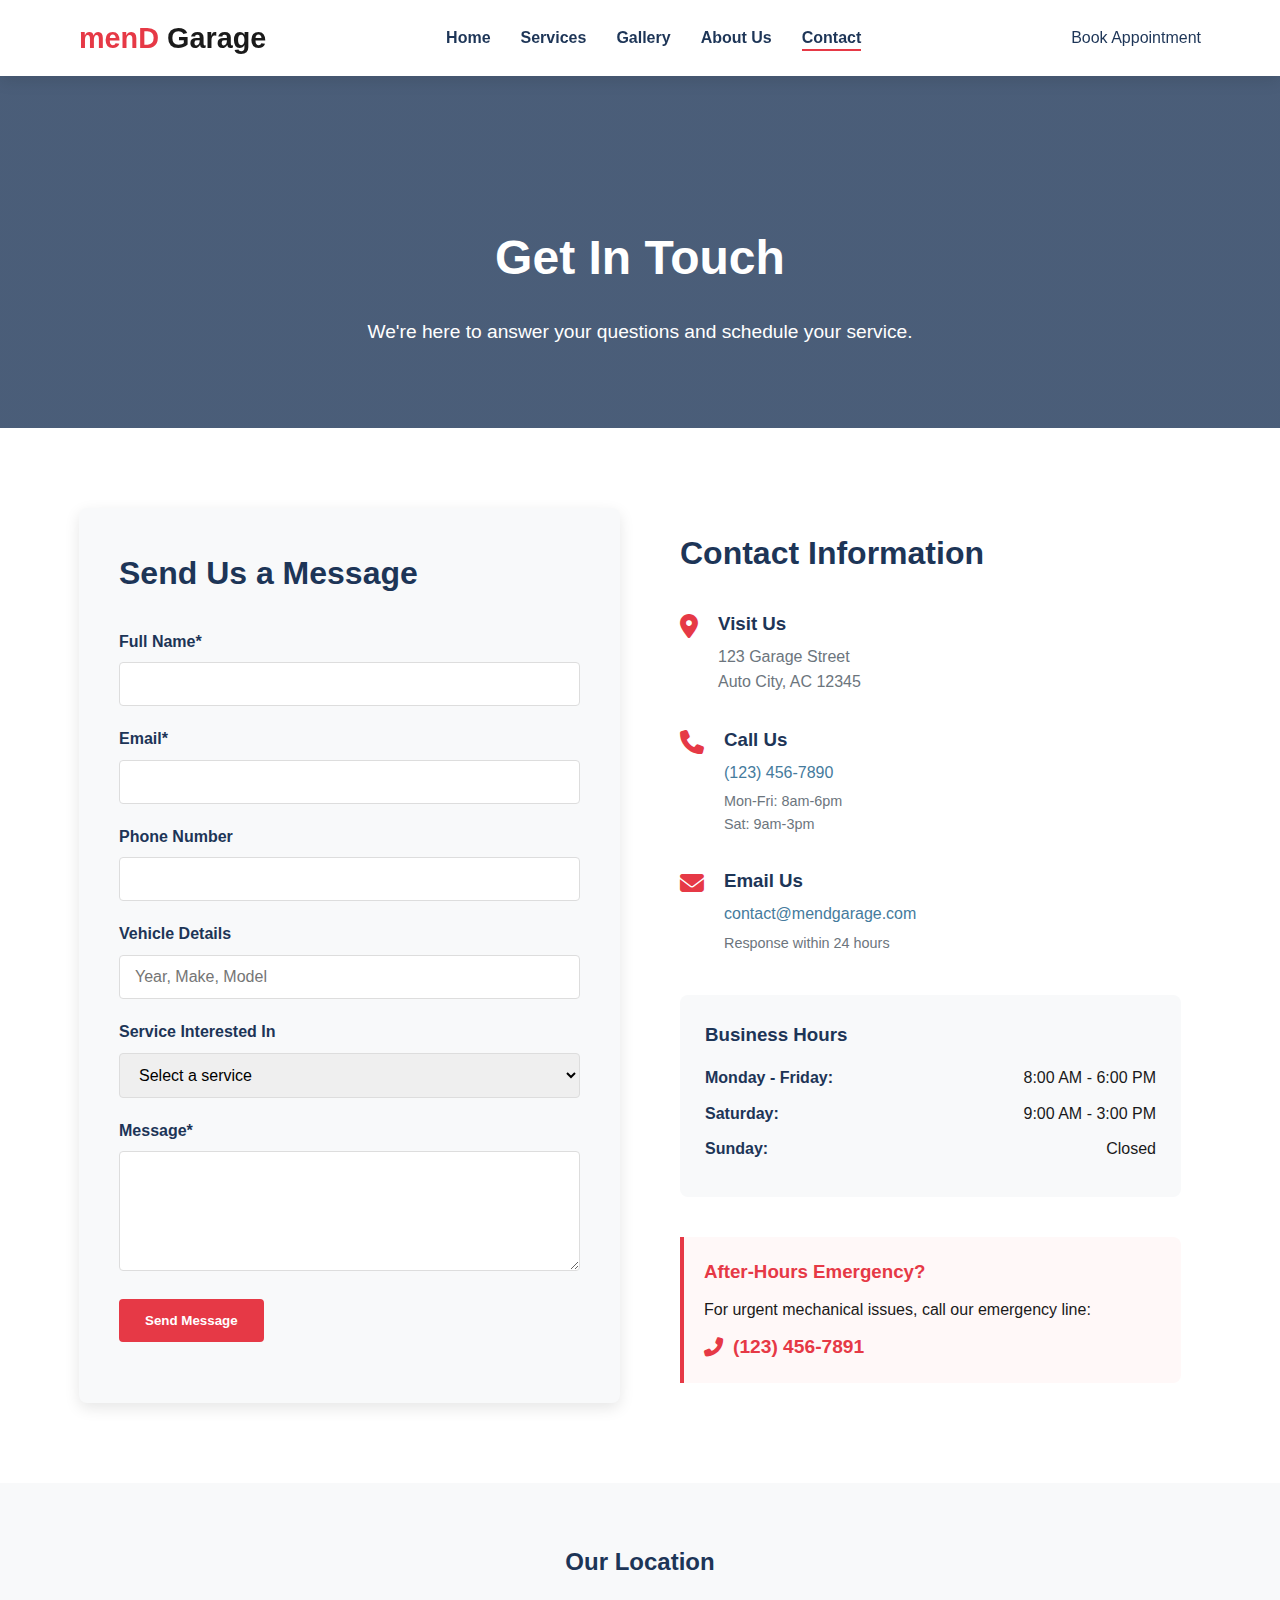
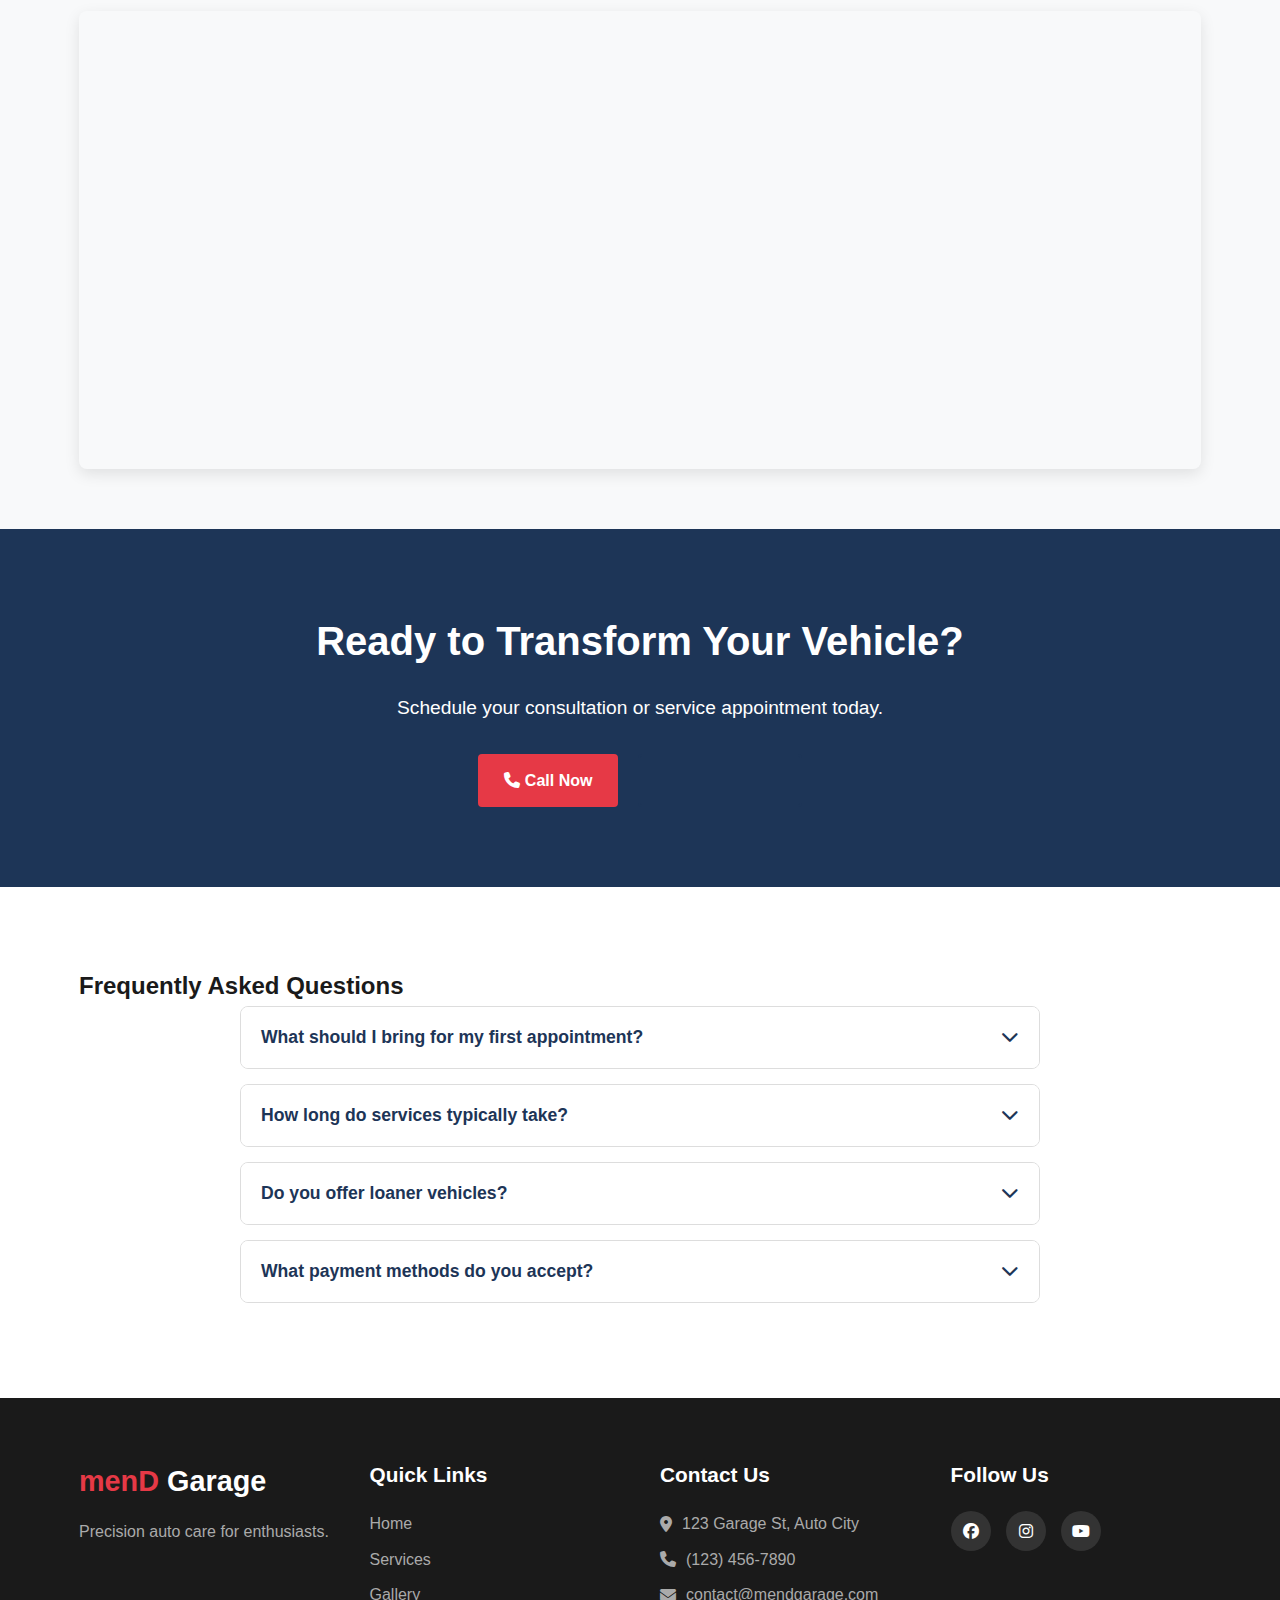
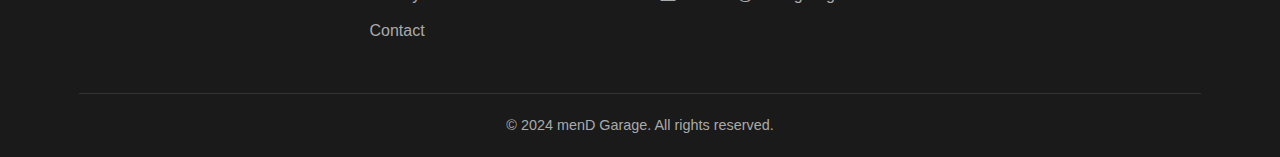
<file: contact.html>
<!DOCTYPE html>
<html lang="en">
<head>
    <meta charset="UTF-8">
    <meta name="viewport" content="width=device-width, initial-scale=1.0">
    <title>Contact Us | menD Garage</title>
    <link rel="stylesheet" href="contact.css">
    <link rel="stylesheet" href="https://cdnjs.cloudflare.com/ajax/libs/font-awesome/6.4.0/css/all.min.css">
</head>
<body>
    <!-- Header (Consistent with Other Pages) -->
    <header>
        <div class="container">
            <div class="logo">
                <a href="index.html"><span>menD</span> Garage</a>
            </div>
            <nav>
                <ul class="nav-links">
                    <li><a href="index.html">Home</a></li>
                    <li><a href="services.html">Services</a></li>
                    <li><a href="gallery.html">Gallery</a></li>
                    <li><a href="about.html">About Us</a></li>
                    <li><a href="contact.html" class="active">Contact</a></li>
                </ul>
                <div class="hamburger">
                    <i class="fas fa-bars"></i>
                </div>
            </nav>
            <a href="contact.html" class="cta-button">Book Appointment</a>
        </div>
    </header>

    <!-- Contact Hero -->
    <section class="page-hero">
        <div class="container">
            <h1>Get In Touch</h1>
            <p>We're here to answer your questions and schedule your service.</p>
        </div>
    </section>

    <!-- Contact Content -->
    <section class="contact-section">
        <div class="container">
            <div class="contact-container">
                <!-- Contact Form -->
                <div class="contact-form">
                    <h2>Send Us a Message</h2>
                    <form id="contactForm" action="#" method="POST">
                        <div class="form-group">
                            <label for="name">Full Name*</label>
                            <input type="text" id="name" name="name" required>
                        </div>
                        <div class="form-group">
                            <label for="email">Email*</label>
                            <input type="email" id="email" name="email" required>
                        </div>
                        <div class="form-group">
                            <label for="phone">Phone Number</label>
                            <input type="tel" id="phone" name="phone">
                        </div>
                        <div class="form-group">
                            <label for="vehicle">Vehicle Details</label>
                            <input type="text" id="vehicle" name="vehicle" placeholder="Year, Make, Model">
                        </div>
                        <div class="form-group">
                            <label for="service">Service Interested In</label>
                            <select id="service" name="service">
                                <option value="">Select a service</option>
                                <option value="performance">Performance Upgrade</option>
                                <option value="restoration">Restoration</option>
                                <option value="maintenance">Maintenance</option>
                                <option value="custom">Custom Work</option>
                                <option value="other">Other</option>
                            </select>
                        </div>
                        <div class="form-group">
                            <label for="message">Message*</label>
                            <textarea id="message" name="message" rows="5" required></textarea>
                        </div>
                        <button type="submit" class="btn-primary">Send Message</button>
                    </form>
                </div>

                <!-- Contact Info -->
                <div class="contact-info">
                    <h2>Contact Information</h2>
                    <div class="info-card">
                        <i class="fas fa-map-marker-alt"></i>
                        <div>
                            <h3>Visit Us</h3>
                            <p>123 Garage Street<br>Auto City, AC 12345</p>
                        </div>
                    </div>
                    <div class="info-card">
                        <i class="fas fa-phone"></i>
                        <div>
                            <h3>Call Us</h3>
                            <p><a href="tel:+1234567890">(123) 456-7890</a></p>
                            <p class="small-text">Mon-Fri: 8am-6pm<br>Sat: 9am-3pm</p>
                        </div>
                    </div>
                    <div class="info-card">
                        <i class="fas fa-envelope"></i>
                        <div>
                            <h3>Email Us</h3>
                            <p><a href="mailto:contact@mendgarage.com">contact@mendgarage.com</a></p>
                            <p class="small-text">Response within 24 hours</p>
                        </div>
                    </div>
                    
                    <div class="business-hours">
                        <h3>Business Hours</h3>
                        <ul>
                            <li><span>Monday - Friday:</span> 8:00 AM - 6:00 PM</li>
                            <li><span>Saturday:</span> 9:00 AM - 3:00 PM</li>
                            <li><span>Sunday:</span> Closed</li>
                        </ul>
                    </div>
                    
                    <div class="emergency-contact">
                        <h3>After-Hours Emergency?</h3>
                        <p>For urgent mechanical issues, call our emergency line:</p>
                        <a href="tel:+1234567891" class="emergency-phone"><i class="fas fa-phone-alt"></i> (123) 456-7891</a>
                    </div>
                </div>
            </div>
        </div>
    </section>

    <!-- Map Section -->
    <section class="map-section">
        <div class="container">
            <h2>Our Location</h2>
            <div class="map-container">
                <iframe src="https://www.google.com/maps/embed?pb=!1m18!1m12!1m3!1d3022.215573291234!2d-73.98784492453805!3d40.7484409713896!2m3!1f0!2f0!3f0!3m2!1i1024!2i768!4f13.1!3m3!1m2!1s0x89c259a9b3117469%3A0xd134e199a405a163!2sEmpire%20State%20Building!5e0!3m2!1sen!2sus!4v1712345678901!5m2!1sen!2sus" 
                        width="100%" 
                        height="450" 
                        style="border:0;" 
                        allowfullscreen="" 
                        loading="lazy" 
                        referrerpolicy="no-referrer-when-downgrade">
                </iframe>
            </div>
        </div>
    </section>

    <!-- CTA Section -->
    <section class="cta-section">
        <div class="container">
            <h2>Ready to Transform Your Vehicle?</h2>
            <p>Schedule your consultation or service appointment today.</p>
            <div class="cta-buttons">
                <a href="tel:+1234567890" class="btn-primary"><i class="fas fa-phone"></i> Call Now</a>
                <a href="#contactForm" class="btn-secondary">Send Message</a>
            </div>
        </div>
    </section>

    <!-- FAQ Section -->
    <section class="faq-section">
        <div class="container">
            <h2>Frequently Asked Questions</h2>
            <div class="faq-container">
                <div class="faq-item">
                    <button class="faq-question">What should I bring for my first appointment?<i class="fas fa-chevron-down"></i></button>
                    <div class="faq-answer">
                        <p>Please bring your vehicle, any maintenance records you have, and a clear idea of what you'd like us to address. If you're coming for a specific issue, it's helpful to note when the problem occurs and any symptoms you've observed.</p>
                    </div>
                </div>
                <div class="faq-item">
                    <button class="faq-question">How long do services typically take?<i class="fas fa-chevron-down"></i></button>
                    <div class="faq-answer">
                        <p>Service times vary depending on the work needed. Basic maintenance might take 1-2 hours, while performance upgrades or restorations could take several days or weeks. We'll provide a time estimate when you book your appointment.</p>
                    </div>
                </div>
                <div class="faq-item">
                    <button class="faq-question">Do you offer loaner vehicles?<i class="fas fa-chevron-down"></i></button>
                    <div class="faq-answer">
                        <p>We have a limited number of loaner vehicles available for customers whose cars will be with us for more than 24 hours. These are provided on a first-come, first-served basis. We also work with local rental companies who offer our customers discounted rates.</p>
                    </div>
                </div>
                <div class="faq-item">
                    <button class="faq-question">What payment methods do you accept?<i class="fas fa-chevron-down"></i></button>
                    <div class="faq-answer">
                        <p>We accept all major credit cards, cash, personal checks, and bank transfers. For large projects, we can discuss payment plans or financing options.</p>
                    </div>
                </div>
            </div>
        </div>
    </section>

    <!-- Footer -->
    <footer>
        <div class="container">
            <div class="footer-content">
                <div class="footer-logo">
                    <a href="index.html"><span>menD</span> Garage</a>
                    <p>Precision auto care for enthusiasts.</p>
                </div>
                <div class="footer-links">
                    <h3>Quick Links</h3>
                    <ul>
                        <li><a href="index.html">Home</a></li>
                        <li><a href="services.html">Services</a></li>
                        <li><a href="gallery.html">Gallery</a></li>
                        <li><a href="contact.html">Contact</a></li>
                    </ul>
                </div>
                <div class="footer-contact">
                    <h3>Contact Us</h3>
                    <p><i class="fas fa-map-marker-alt"></i> 123 Garage St, Auto City</p>
                    <p><i class="fas fa-phone"></i> (123) 456-7890</p>
                    <p><i class="fas fa-envelope"></i> contact@mendgarage.com</p>
                </div>
                <div class="footer-social">
                    <h3>Follow Us</h3>
                    <div class="social-icons">
                        <a href="#"><i class="fab fa-facebook"></i></a>
                        <a href="#"><i class="fab fa-instagram"></i></a>
                        <a href="#"><i class="fab fa-youtube"></i></a>
                    </div>
                </div>
            </div>
            <div class="footer-bottom">
                <p>&copy; 2024 menD Garage. All rights reserved.</p>
            </div>
        </div>
    </footer>

    <!-- Scripts -->
    <script src="https://code.jquery.com/jquery-3.6.0.min.js"></script>
    <script src="script.js"></script>
    <script>
        // FAQ Accordion
        $(document).ready(function(){
            $('.faq-question').click(function(){
                $(this).toggleClass('active');
                $(this).next('.faq-answer').slideToggle(200);
                $(this).find('i').toggleClass('fa-chevron-down fa-chevron-up');
                
                // Close other open items
                $('.faq-question').not(this).removeClass('active');
                $('.faq-question').not(this).next('.faq-answer').slideUp(200);
                $('.faq-question').not(this).find('i').removeClass('fa-chevron-up').addClass('fa-chevron-down');
            });
            
            // Form submission handling
            $('#contactForm').submit(function(e){
                e.preventDefault();
                // Here you would typically send the form data to your server
                alert('Thank you for your message! We will contact you shortly.');
                this.reset();
            });
        });
    </script>
</body>
</html>
</file>
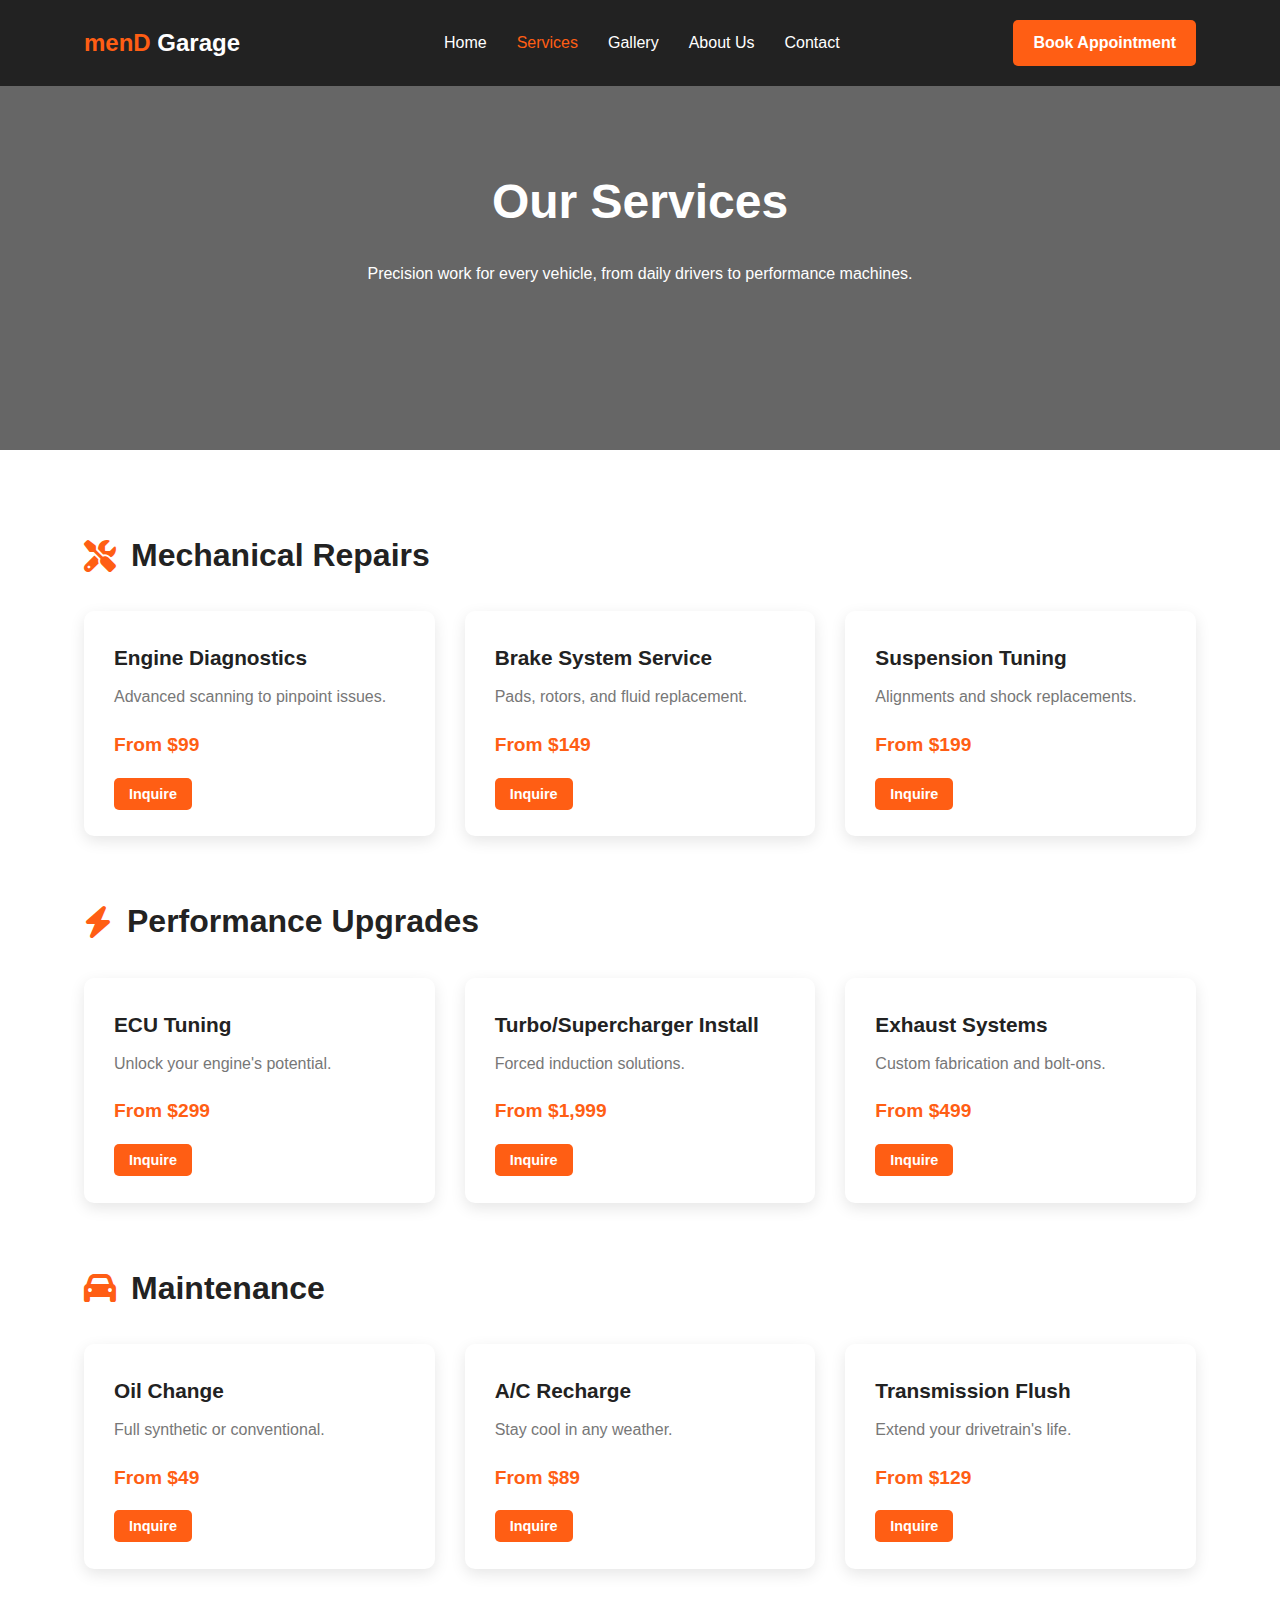
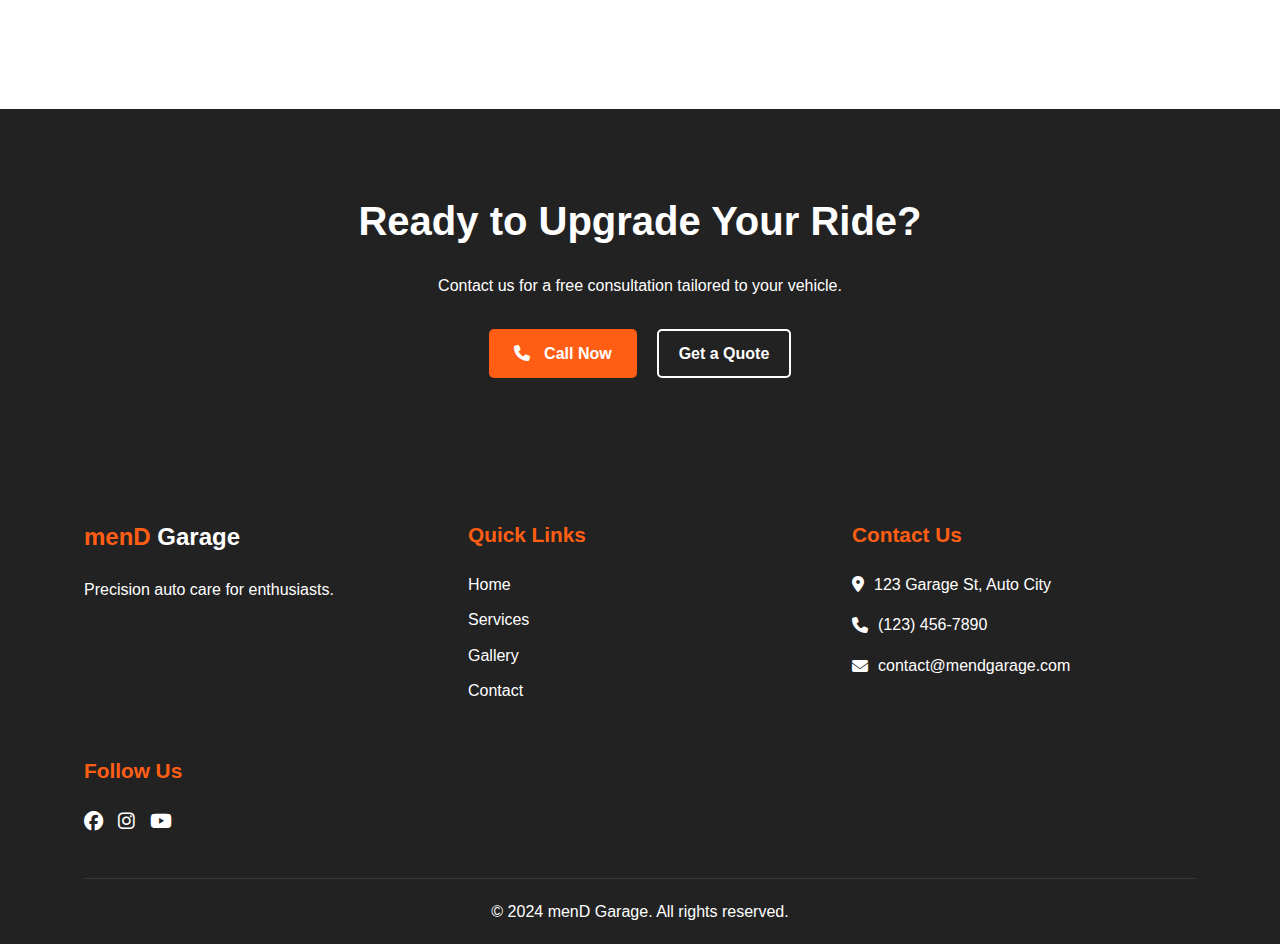
<file: services.html>
<!DOCTYPE html>
<html lang="en">
<head>
    <meta charset="UTF-8">
    <meta name="viewport" content="width=device-width, initial-scale=1.0">
    <title>Services | menD Garage</title>
    <link rel="stylesheet" href="services.css">
    <link rel="stylesheet" href="https://cdnjs.cloudflare.com/ajax/libs/font-awesome/6.4.0/css/all.min.css">
</head>
<body>
    <!-- Header (Same as Homepage) -->
    <header>
        <div class="container">
            <div class="logo">
                <a href="index.html"><span>menD</span> Garage</a>
            </div>
            <nav>
                <ul class="nav-links">
                    <li><a href="index.html">Home</a></li>
                    <li><a href="services.html" class="active">Services</a></li>
                    <li><a href="gallery.html">Gallery</a></li>
                    <li><a href="about.html">About Us</a></li>
                    <li><a href="contact.html">Contact</a></li>
                </ul>
                <div class="hamburger">
                    <i class="fas fa-bars"></i>
                </div>
            </nav>
            <a href="contact.html" class="cta-button">Book Appointment</a>
        </div>
    </header>

    <!-- Services Hero Banner -->
    <section class="page-hero">
        <div class="container">
            <h1>Our Services</h1>
            <p>Precision work for every vehicle, from daily drivers to performance machines.</p>
        </div>
    </section>

    <!-- Services Grid -->
    <section class="services-detailed">
        <div class="container">
            <div class="service-category">
                <h2><i class="fas fa-tools"></i> Mechanical Repairs</h2>
                <div class="service-items">
                    <div class="service-item">
                        <h3>Engine Diagnostics</h3>
                        <p>Advanced scanning to pinpoint issues.</p>
                        <span class="price">From $99</span>
                        <a href="contact.html" class="btn-small">Inquire</a>
                    </div>
                    <div class="service-item">
                        <h3>Brake System Service</h3>
                        <p>Pads, rotors, and fluid replacement.</p>
                        <span class="price">From $149</span>
                        <a href="contact.html" class="btn-small">Inquire</a>
                    </div>
                    <div class="service-item">
                        <h3>Suspension Tuning</h3>
                        <p>Alignments and shock replacements.</p>
                        <span class="price">From $199</span>
                        <a href="contact.html" class="btn-small">Inquire</a>
                    </div>
                </div>
            </div>

            <div class="service-category">
                <h2><i class="fas fa-bolt"></i> Performance Upgrades</h2>
                <div class="service-items">
                    <div class="service-item">
                        <h3>ECU Tuning</h3>
                        <p>Unlock your engine's potential.</p>
                        <span class="price">From $299</span>
                        <a href="contact.html" class="btn-small">Inquire</a>
                    </div>
                    <div class="service-item">
                        <h3>Turbo/Supercharger Install</h3>
                        <p>Forced induction solutions.</p>
                        <span class="price">From $1,999</span>
                        <a href="contact.html" class="btn-small">Inquire</a>
                    </div>
                    <div class="service-item">
                        <h3>Exhaust Systems</h3>
                        <p>Custom fabrication and bolt-ons.</p>
                        <span class="price">From $499</span>
                        <a href="contact.html" class="btn-small">Inquire</a>
                    </div>
                </div>
            </div>

            <div class="service-category">
                <h2><i class="fas fa-car"></i> Maintenance</h2>
                <div class="service-items">
                    <div class="service-item">
                        <h3>Oil Change</h3>
                        <p>Full synthetic or conventional.</p>
                        <span class="price">From $49</span>
                        <a href="contact.html" class="btn-small">Inquire</a>
                    </div>
                    <div class="service-item">
                        <h3>A/C Recharge</h3>
                        <p>Stay cool in any weather.</p>
                        <span class="price">From $89</span>
                        <a href="contact.html" class="btn-small">Inquire</a>
                    </div>
                    <div class="service-item">
                        <h3>Transmission Flush</h3>
                        <p>Extend your drivetrain's life.</p>
                        <span class="price">From $129</span>
                        <a href="contact.html" class="btn-small">Inquire</a>
                    </div>
                </div>
            </div>
        </div>
    </section>

    <!-- CTA Section -->
    <section class="cta-section">
        <div class="container">
            <h2>Ready to Upgrade Your Ride?</h2>
            <p>Contact us for a free consultation tailored to your vehicle.</p>
            <div class="cta-buttons">
                <a href="tel:+1234567890" class="btn-primary"><i class="fas fa-phone"></i> Call Now</a>
                <a href="contact.html" class="btn-secondary">Get a Quote</a>
            </div>
        </div>
    </section>

    <!-- Footer (Same as Homepage) -->
    <footer>
        <div class="container">
            <div class="footer-content">
                <div class="footer-logo">
                    <a href="index.html"><span>menD</span> Garage</a>
                    <p>Precision auto care for enthusiasts.</p>
                </div>
                <div class="footer-links">
                    <h3>Quick Links</h3>
                    <ul>
                        <li><a href="index.html">Home</a></li>
                        <li><a href="services.html">Services</a></li>
                        <li><a href="gallery.html">Gallery</a></li>
                        <li><a href="contact.html">Contact</a></li>
                    </ul>
                </div>
                <div class="footer-contact">
                    <h3>Contact Us</h3>
                    <p><i class="fas fa-map-marker-alt"></i> 123 Garage St, Auto City</p>
                    <p><i class="fas fa-phone"></i> (123) 456-7890</p>
                    <p><i class="fas fa-envelope"></i> contact@mendgarage.com</p>
                </div>
                <div class="footer-social">
                    <h3>Follow Us</h3>
                    <div class="social-icons">
                        <a href="#"><i class="fab fa-facebook"></i></a>
                        <a href="#"><i class="fab fa-instagram"></i></a>
                        <a href="#"><i class="fab fa-youtube"></i></a>
                    </div>
                </div>
            </div>
            <div class="footer-bottom">
                <p>&copy; 2024 menD Garage. All rights reserved.</p>
            </div>
        </div>
    </footer>

    <script src="script.js"></script>
</body>
</html>
</file>
<file: contact.css>
/* Base Styles */
:root {
    --primary-color: #e63946;
    --secondary-color: #1d3557;
    --accent-color: #457b9d;
    --light-color: #f1faee;
    --dark-color: #1a1a1a;
    --gray-color: #6c757d;
    --light-gray: #f8f9fa;
    --box-shadow: 0 5px 15px rgba(0, 0, 0, 0.1);
    --transition: all 0.3s ease;
}

* {
    margin: 0;
    padding: 0;
    box-sizing: border-box;
}

body {
    font-family: 'Segoe UI', Tahoma, Geneva, Verdana, sans-serif;
    line-height: 1.6;
    color: var(--dark-color);
    background-color: #fff;
}

a {
    text-decoration: none;
    color: var(--secondary-color);
    transition: var(--transition);
}

a:hover {
    color: var(--primary-color);
}

img {
    max-width: 100%;
    height: auto;
}

ul {
    list-style: none;
}

.container {
    width: 90%;
    max-width: 1200px;
    margin: 0 auto;
    padding: 0 15px;
}

.btn-primary, .btn-secondary {
    display: inline-block;
    padding: 12px 24px;
    border-radius: 4px;
    font-weight: 600;
    text-align: center;
    transition: var(--transition);
}

.btn-primary {
    background-color: var(--primary-color);
    color: white;
    border: 2px solid var(--primary-color);
}

.btn-primary:hover {
    background-color: transparent;
    color: var(--primary-color);
}

.btn-secondary {
    background-color: transparent;
    color: var(--secondary-color);
    border: 2px solid var(--secondary-color);
}

.btn-secondary:hover {
    background-color: var(--secondary-color);
    color: white;
}

.section-title {
    text-align: center;
    margin-bottom: 40px;
}

.section-title h2 {
    font-size: 2.5rem;
    color: var(--secondary-color);
    margin-bottom: 15px;
    position: relative;
    display: inline-block;
}

.section-title h2::after {
    content: '';
    position: absolute;
    width: 50%;
    height: 3px;
    background-color: var(--primary-color);
    bottom: -10px;
    left: 25%;
}

/* Header Styles */
header {
    background-color: white;
    box-shadow: var(--box-shadow);
    position: fixed;
    width: 100%;
    top: 0;
    z-index: 1000;
    padding: 15px 0;
}

header .container {
    display: flex;
    justify-content: space-between;
    align-items: center;
}

.logo a {
    font-size: 1.8rem;
    font-weight: 700;
    color: var(--dark-color);
}

.logo span {
    color: var(--primary-color);
}

.nav-links {
    display: flex;
    gap: 30px;
}

.nav-links a {
    font-weight: 600;
    position: relative;
}

.nav-links a.active::after, 
.nav-links a:hover::after {
    content: '';
    position: absolute;
    width: 100%;
    height: 2px;
    background-color: var(--primary-color);
    bottom: -5px;
    left: 0;
}

.hamburger {
    display: none;
    cursor: pointer;
    font-size: 1.5rem;
}

.cta-button {
    margin-left: 30px;
}

/* Page Hero */
.page-hero {
    background: linear-gradient(rgba(29, 53, 87, 0.8), rgba(29, 53, 87, 0.8)), 
                url('https://images.unsplash.com/photo-1492144534655-ae79c964c9d7?ixlib=rb-1.2.1&auto=format&fit=crop&w=1350&q=80') no-repeat center center/cover;
    color: white;
    text-align: center;
    padding: 150px 0 80px;
    margin-top: 70px;
}

.page-hero h1 {
    font-size: 3rem;
    margin-bottom: 20px;
}

.page-hero p {
    font-size: 1.2rem;
    max-width: 700px;
    margin: 0 auto;
}

/* Contact Section Styles */
.contact-section {
    padding: 80px 0;
}

.contact-container {
    display: grid;
    grid-template-columns: 1fr 1fr;
    gap: 40px;
}

.contact-form {
    background-color: var(--light-gray);
    padding: 40px;
    border-radius: 8px;
    box-shadow: var(--box-shadow);
}

.contact-form h2 {
    color: var(--secondary-color);
    margin-bottom: 30px;
    font-size: 2rem;
}

.form-group {
    margin-bottom: 20px;
}

.form-group label {
    display: block;
    margin-bottom: 8px;
    font-weight: 600;
    color: var(--secondary-color);
}

.form-group input,
.form-group select,
.form-group textarea {
    width: 100%;
    padding: 12px 15px;
    border: 1px solid #ddd;
    border-radius: 4px;
    font-family: inherit;
    font-size: 1rem;
    transition: var(--transition);
}

.form-group input:focus,
.form-group select:focus,
.form-group textarea:focus {
    outline: none;
    border-color: var(--accent-color);
    box-shadow: 0 0 0 3px rgba(69, 123, 157, 0.2);
}

.form-group textarea {
    resize: vertical;
    min-height: 120px;
}

.contact-info {
    padding: 20px;
}

.contact-info h2 {
    color: var(--secondary-color);
    margin-bottom: 30px;
    font-size: 2rem;
}

.info-card {
    display: flex;
    align-items: flex-start;
    gap: 20px;
    margin-bottom: 30px;
}

.info-card i {
    font-size: 1.5rem;
    color: var(--primary-color);
    margin-top: 5px;
}

.info-card h3 {
    color: var(--secondary-color);
    margin-bottom: 5px;
}

.info-card p {
    color: var(--gray-color);
}

.info-card a {
    color: var(--accent-color);
}

.info-card a:hover {
    color: var(--primary-color);
}

.small-text {
    font-size: 0.9rem;
    color: var(--gray-color);
    margin-top: 5px;
}

.business-hours {
    background-color: var(--light-gray);
    padding: 25px;
    border-radius: 8px;
    margin: 40px 0;
}

.business-hours h3 {
    color: var(--secondary-color);
    margin-bottom: 15px;
}

.business-hours li {
    margin-bottom: 10px;
    display: flex;
    justify-content: space-between;
}

.business-hours span {
    font-weight: 600;
    color: var(--secondary-color);
}

.emergency-contact {
    background-color: #fff8f8;
    border-left: 4px solid var(--primary-color);
    padding: 20px;
    border-radius: 0 8px 8px 0;
}

.emergency-contact h3 {
    color: var(--primary-color);
    margin-bottom: 10px;
}

.emergency-phone {
    display: inline-flex;
    align-items: center;
    gap: 10px;
    font-size: 1.2rem;
    font-weight: 600;
    color: var(--primary-color);
    margin-top: 10px;
}

/* Map Section */
.map-section {
    padding: 60px 0;
    background-color: var(--light-gray);
}

.map-section h2 {
    text-align: center;
    margin-bottom: 30px;
    color: var(--secondary-color);
}

.map-container {
    border-radius: 8px;
    overflow: hidden;
    box-shadow: var(--box-shadow);
}

/* FAQ Section */
.faq-section {
    padding: 80px 0;
}

.faq-container {
    max-width: 800px;
    margin: 0 auto;
}

.faq-item {
    margin-bottom: 15px;
    border: 1px solid #ddd;
    border-radius: 8px;
    overflow: hidden;
}

.faq-question {
    width: 100%;
    padding: 20px;
    background-color: white;
    border: none;
    text-align: left;
    font-size: 1.1rem;
    font-weight: 600;
    color: var(--secondary-color);
    cursor: pointer;
    display: flex;
    justify-content: space-between;
    align-items: center;
    transition: var(--transition);
}

.faq-question:hover {
    background-color: var(--light-gray);
}

.faq-question.active {
    background-color: var(--light-gray);
}

.faq-question i {
    transition: var(--transition);
}

.faq-answer {
    padding: 0 20px;
    max-height: 0;
    overflow: hidden;
    transition: max-height 0.3s ease;
}

.faq-answer p {
    padding: 20px 0;
    color: var(--gray-color);
}

/* CTA Section */
.cta-section {
    text-align: center;
    padding: 80px 0;
    background-color: var(--secondary-color);
    color: white;
}

.cta-section h2 {
    font-size: 2.5rem;
    margin-bottom: 20px;
}

.cta-section p {
    font-size: 1.2rem;
    max-width: 700px;
    margin: 0 auto 30px;
}

.cta-buttons {
    display: flex;
    gap: 20px;
    justify-content: center;
}

/* Footer Styles */
footer {
    background-color: var(--dark-color);
    color: white;
    padding: 60px 0 0;
}

.footer-content {
    display: grid;
    grid-template-columns: repeat(auto-fit, minmax(250px, 1fr));
    gap: 40px;
    margin-bottom: 40px;
}

.footer-logo a {
    color: white;
    font-size: 1.8rem;
    font-weight: 700;
}

.footer-logo span {
    color: var(--primary-color);
}

.footer-logo p {
    margin-top: 15px;
    color: #aaa;
}

.footer-links h3,
.footer-contact h3,
.footer-social h3 {
    color: white;
    margin-bottom: 20px;
    font-size: 1.3rem;
}

.footer-links li {
    margin-bottom: 10px;
}

.footer-links a {
    color: #aaa;
}

.footer-links a:hover {
    color: white;
}

.footer-contact p {
    color: #aaa;
    margin-bottom: 10px;
    display: flex;
    align-items: center;
    gap: 10px;
}

.social-icons {
    display: flex;
    gap: 15px;
}

.social-icons a {
    display: inline-flex;
    align-items: center;
    justify-content: center;
    width: 40px;
    height: 40px;
    background-color: #333;
    border-radius: 50%;
    color: white;
    transition: var(--transition);
}

.social-icons a:hover {
    background-color: var(--primary-color);
    transform: translateY(-3px);
}

.footer-bottom {
    text-align: center;
    padding: 20px 0;
    border-top: 1px solid #333;
    color: #aaa;
    font-size: 0.9rem;
}

/* Responsive Styles */
@media (max-width: 992px) {
    .contact-container {
        grid-template-columns: 1fr;
    }
    
    .nav-links {
        gap: 20px;
    }
}

@media (max-width: 768px) {
    .hamburger {
        display: block;
    }
    
    .nav-links {
        position: fixed;
        top: 80px;
        left: -100%;
        width: 100%;
        height: calc(100vh - 80px);
        background-color: white;
        flex-direction: column;
        align-items: center;
        justify-content: flex-start;
        padding-top: 40px;
        transition: var(--transition);
    }
    
    .nav-links.active {
        left: 0;
    }
    
    .cta-button {
        margin-left: 0;
        display: none;
    }
    
    .page-hero {
        padding: 120px 0 60px;
    }
    
    .page-hero h1 {
        font-size: 2.5rem;
    }
    
    .cta-buttons {
        flex-direction: column;
        align-items: center;
    }
    
    .btn-primary, .btn-secondary {
        width: 100%;
        max-width: 300px;
    }
}

@media (max-width: 576px) {
    .contact-form {
        padding: 25px;
    }
    
    .section-title h2 {
        font-size: 2rem;
    }
    
    .page-hero h1 {
        font-size: 2rem;
    }
    
    .cta-section h2 {
        font-size: 2rem;
    }
}
</file>
<file: services.css>
/* Global Styles */
:root {
    --primary: #333;
    --secondary: #ff5e14; /* Orange accent */
    --light: #f4f4f4;
    --dark: #222;
    --gray: #777;
}

* {
    margin: 0;
    padding: 0;
    box-sizing: border-box;
    font-family: 'Montserrat', sans-serif;
}

body {
    line-height: 1.6;
    color: var(--primary);
}

.container {
    width: 90%;
    max-width: 1200px;
    margin: 0 auto;
    padding: 0 20px;
}

a {
    text-decoration: none;
    color: inherit;
}

.btn-primary {
    background: var(--secondary);
    color: white;
    padding: 12px 25px;
    border-radius: 5px;
    font-weight: 600;
    transition: all 0.3s ease;
}

.btn-primary:hover {
    background: #e04a0c;
}

.btn-secondary {
    background: transparent;
    color: white;
    border: 2px solid white;
    padding: 10px 20px;
    border-radius: 5px;
    font-weight: 600;
    transition: all 0.3s ease;
}

.btn-secondary:hover {
    background: rgba(255, 255, 255, 0.1);
}

/* Header */
header {
    background: var(--dark);
    color: white;
    padding: 20px 0;
    position: fixed;
    width: 100%;
    z-index: 1000;
}

header .container {
    display: flex;
    justify-content: space-between;
    align-items: center;
}

.logo a {
    font-size: 24px;
    font-weight: 700;
}

.logo span {
    color: var(--secondary);
}

nav ul {
    display: flex;
    list-style: none;
}

nav ul li {
    margin-left: 30px;
}

nav ul li a {
    font-weight: 500;
    transition: color 0.3s ease;
}

nav ul li a:hover, nav ul li a.active {
    color: var(--secondary);
}

.cta-button {
    background: var(--secondary);
    color: white;
    padding: 10px 20px;
    border-radius: 5px;
    font-weight: 600;
    transition: all 0.3s ease;
}

.cta-button:hover {
    background: #e04a0c;
}

.hamburger {
    display: none;
    cursor: pointer;
}


/* Services Page Specific Styles */
.page-hero {
    background: url('https://images.unsplash.com/photo-1492144534655-ae79c964c9d7?ixlib=rb-1.2.1&auto=format&fit=crop&w=1350&q=80') no-repeat center center/cover;
    height: 50vh;
    display: flex;
    align-items: center;
    text-align: center;
    color: white;
    position: relative;
}

.page-hero::before {
    content: '';
    position: absolute;
    top: 0;
    left: 0;
    width: 100%;
    height: 100%;
    background: rgba(0, 0, 0, 0.6);
}

.page-hero .container {
    position: relative;
    z-index: 1;
}

.page-hero h1 {
    font-size: 3rem;
    margin-bottom: 20px;
}

.services-detailed {
    padding: 80px 0;
}

.service-category {
    margin-bottom: 60px;
}

.service-category h2 {
    font-size: 2rem;
    color: var(--dark);
    margin-bottom: 30px;
    display: flex;
    align-items: center;
    gap: 15px;
}

.service-category h2 i {
    color: var(--secondary);
}

.service-items {
    display: grid;
    grid-template-columns: repeat(auto-fit, minmax(300px, 1fr));
    gap: 30px;
}

.service-item {
    background: white;
    padding: 30px;
    border-radius: 10px;
    box-shadow: 0 5px 15px rgba(0, 0, 0, 0.1);
    transition: transform 0.3s ease;
}

.service-item:hover {
    transform: translateY(-5px);
}

.service-item h3 {
    font-size: 1.3rem;
    margin-bottom: 10px;
    color: var(--dark);
}

.service-item p {
    color: var(--gray);
    margin-bottom: 20px;
}

.price {
    display: block;
    font-weight: 700;
    color: var(--secondary);
    margin-bottom: 20px;
    font-size: 1.2rem;
}

.btn-small {
    background: var(--secondary);
    color: white;
    padding: 8px 15px;
    border-radius: 5px;
    font-weight: 600;
    font-size: 0.9rem;
    transition: all 0.3s ease;
}

.btn-small:hover {
    background: #e04a0c;
}

/* CTA Section */
.cta-section {
    background: var(--dark);
    color: white;
    text-align: center;
    padding: 80px 0;
}

.cta-section h2 {
    font-size: 2.5rem;
    margin-bottom: 20px;
}

.cta-buttons {
    display: flex;
    justify-content: center;
    gap: 20px;
    margin-top: 30px;
}

.cta-buttons .btn-primary i {
    margin-right: 10px;
}






/* Footer */
footer {
    background: var(--dark);
    color: white;
    padding: 60px 0 0;
}

.footer-content {
    display: grid;
    grid-template-columns: repeat(auto-fit, minmax(250px, 1fr));
    gap: 40px;
    margin-bottom: 40px;
}

.footer-logo a {
    font-size: 24px;
    font-weight: 700;
    margin-bottom: 20px;
    display: block;
}

.footer-logo span {
    color: var(--secondary);
}

.footer-links h3, .footer-contact h3, .footer-social h3 {
    font-size: 1.3rem;
    margin-bottom: 20px;
    color: var(--secondary);
}

.footer-links ul {
    list-style: none;
}

.footer-links ul li {
    margin-bottom: 10px;
}

.footer-links ul li a:hover {
    color: var(--secondary);
}

.footer-contact p {
    margin-bottom: 15px;
    display: flex;
    align-items: center;
    gap: 10px;
}

.social-icons {
    display: flex;
    gap: 15px;
}

.social-icons a {
    color: white;
    font-size: 1.2rem;
    transition: color 0.3s ease;
}

.social-icons a:hover {
    color: var(--secondary);
}

.footer-bottom {
    text-align: center;
    padding: 20px 0;
    border-top: 1px solid rgba(255, 255, 255, 0.1);
    margin-top: 20px;
}

/* Responsive Design */
@media (max-width: 992px) {
    .why-us-content {
        flex-direction: column;
    }
}

@media (max-width: 768px) {
    nav ul {
        display: none;
    }

    .hamburger {
        display: block;
    }

    .hero h1 {
        font-size: 2.5rem;
    }

    .hero-buttons {
        flex-direction: column;
        gap: 15px;
    }
}
</file>
